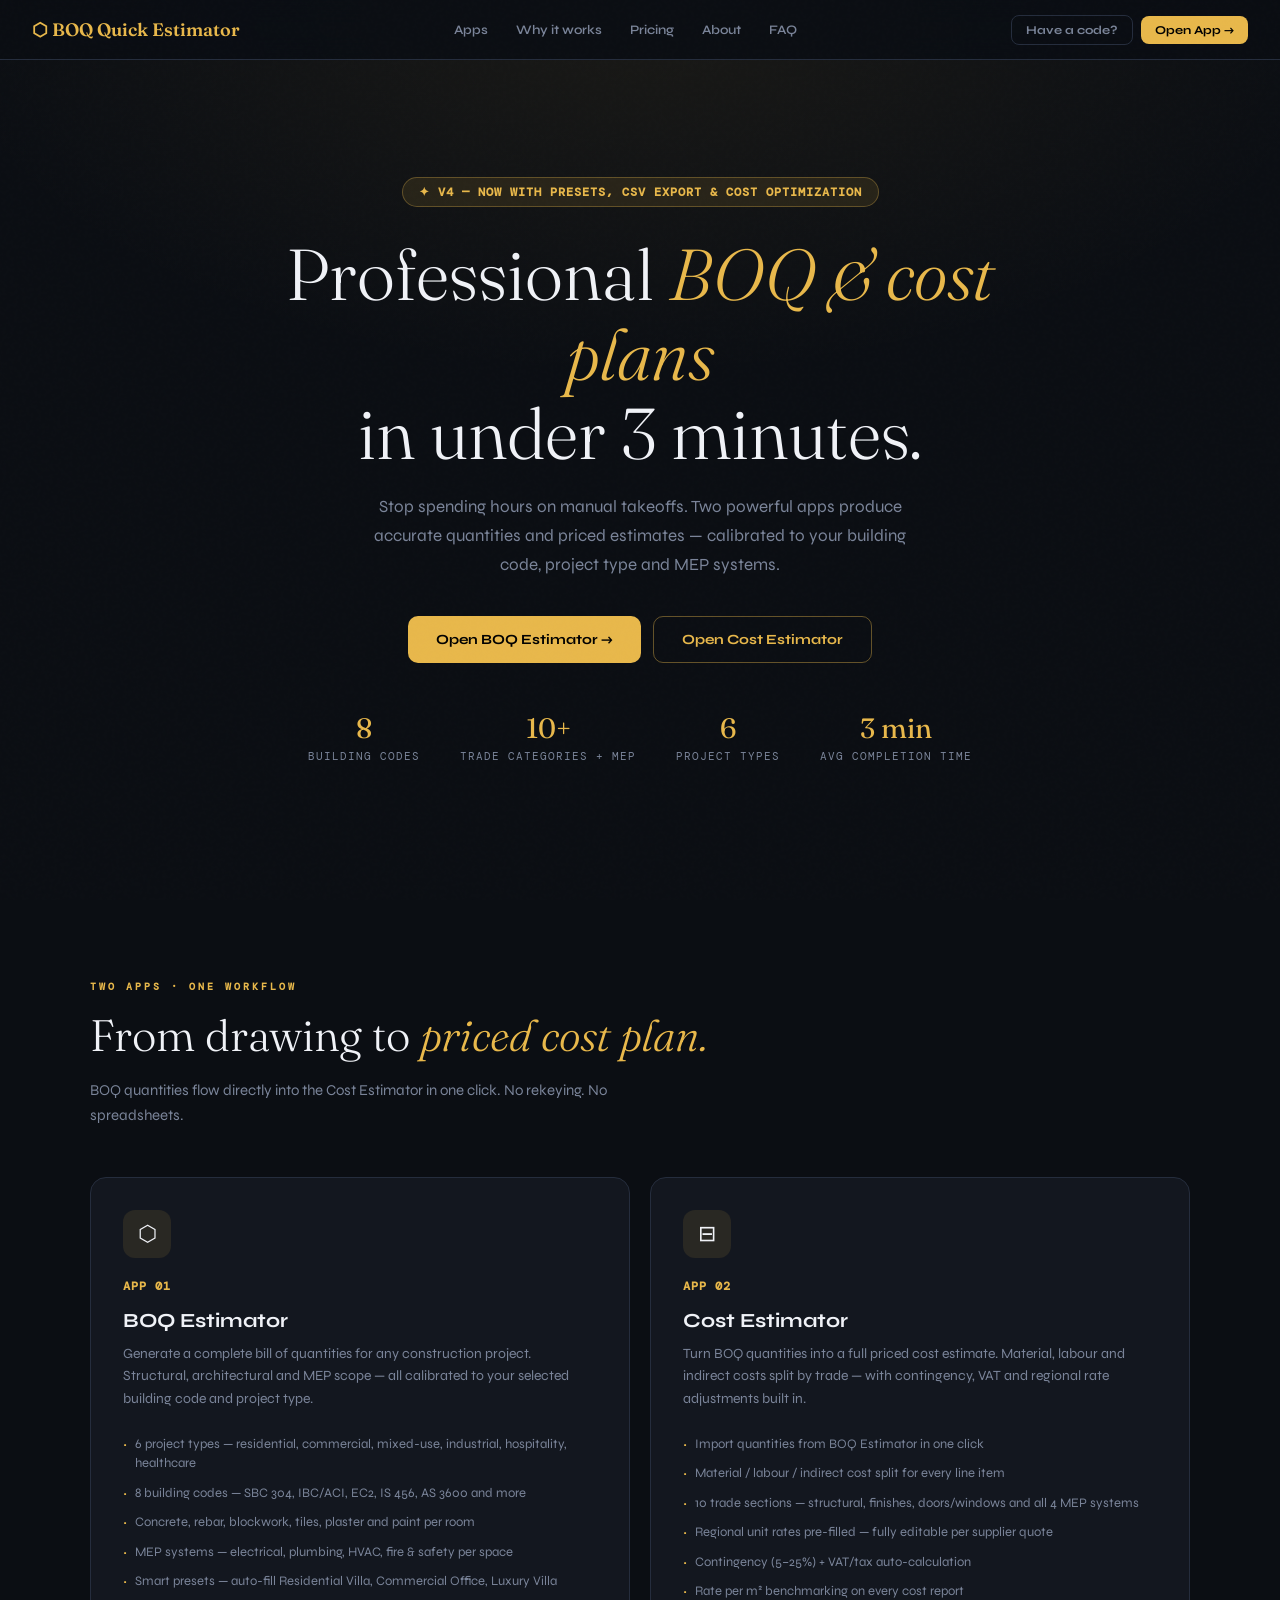
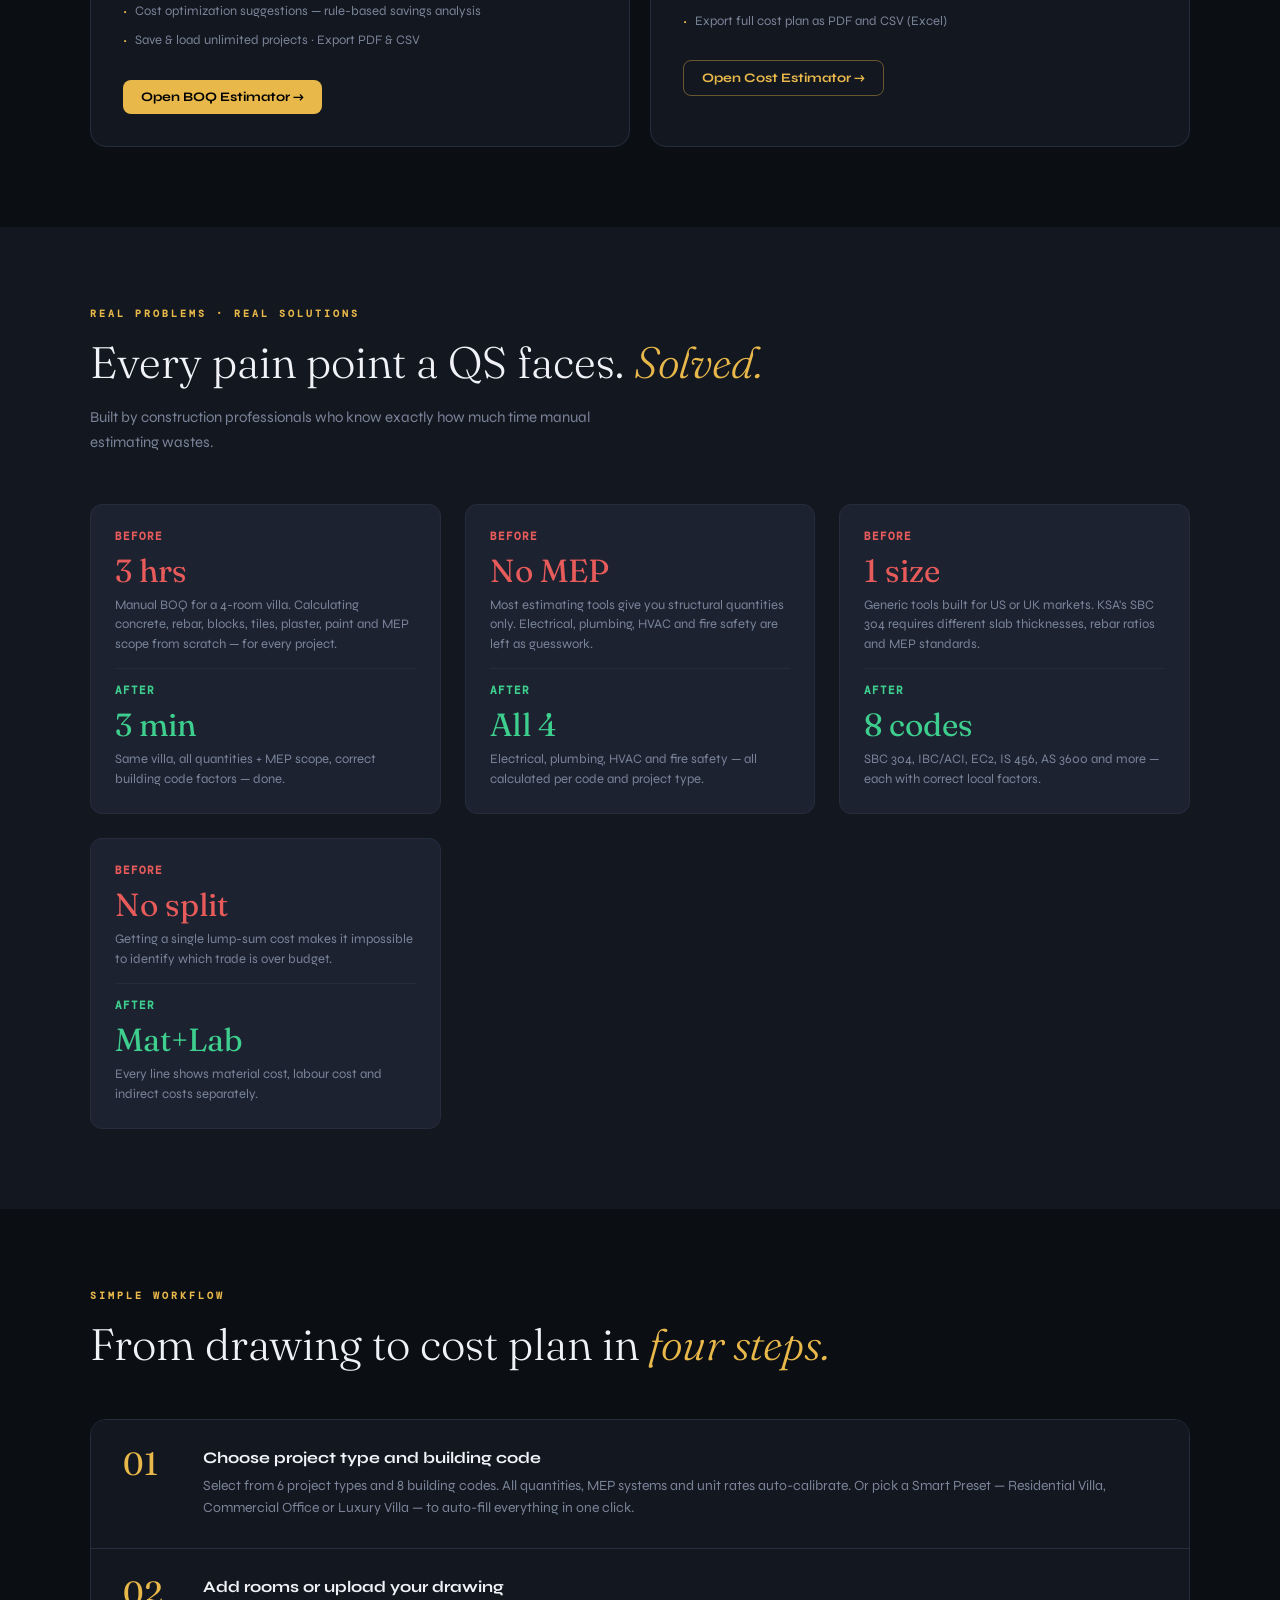
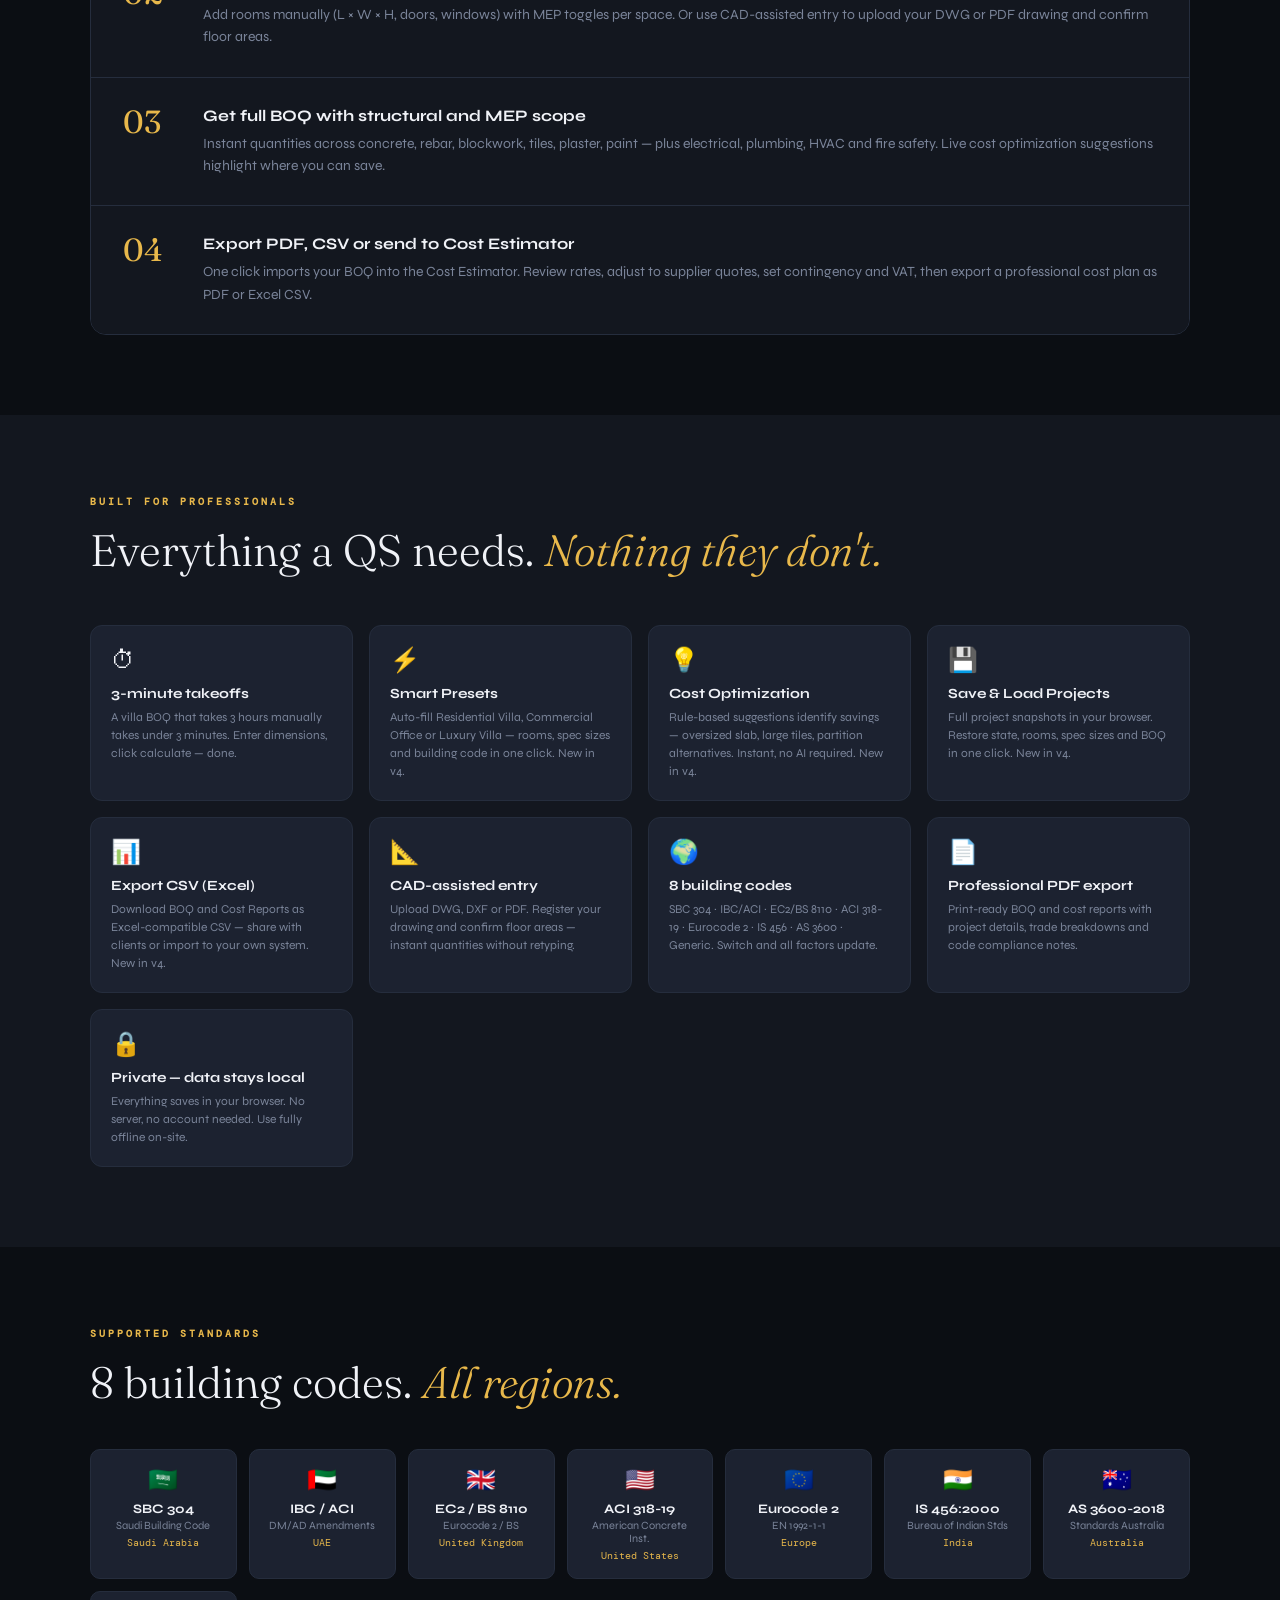
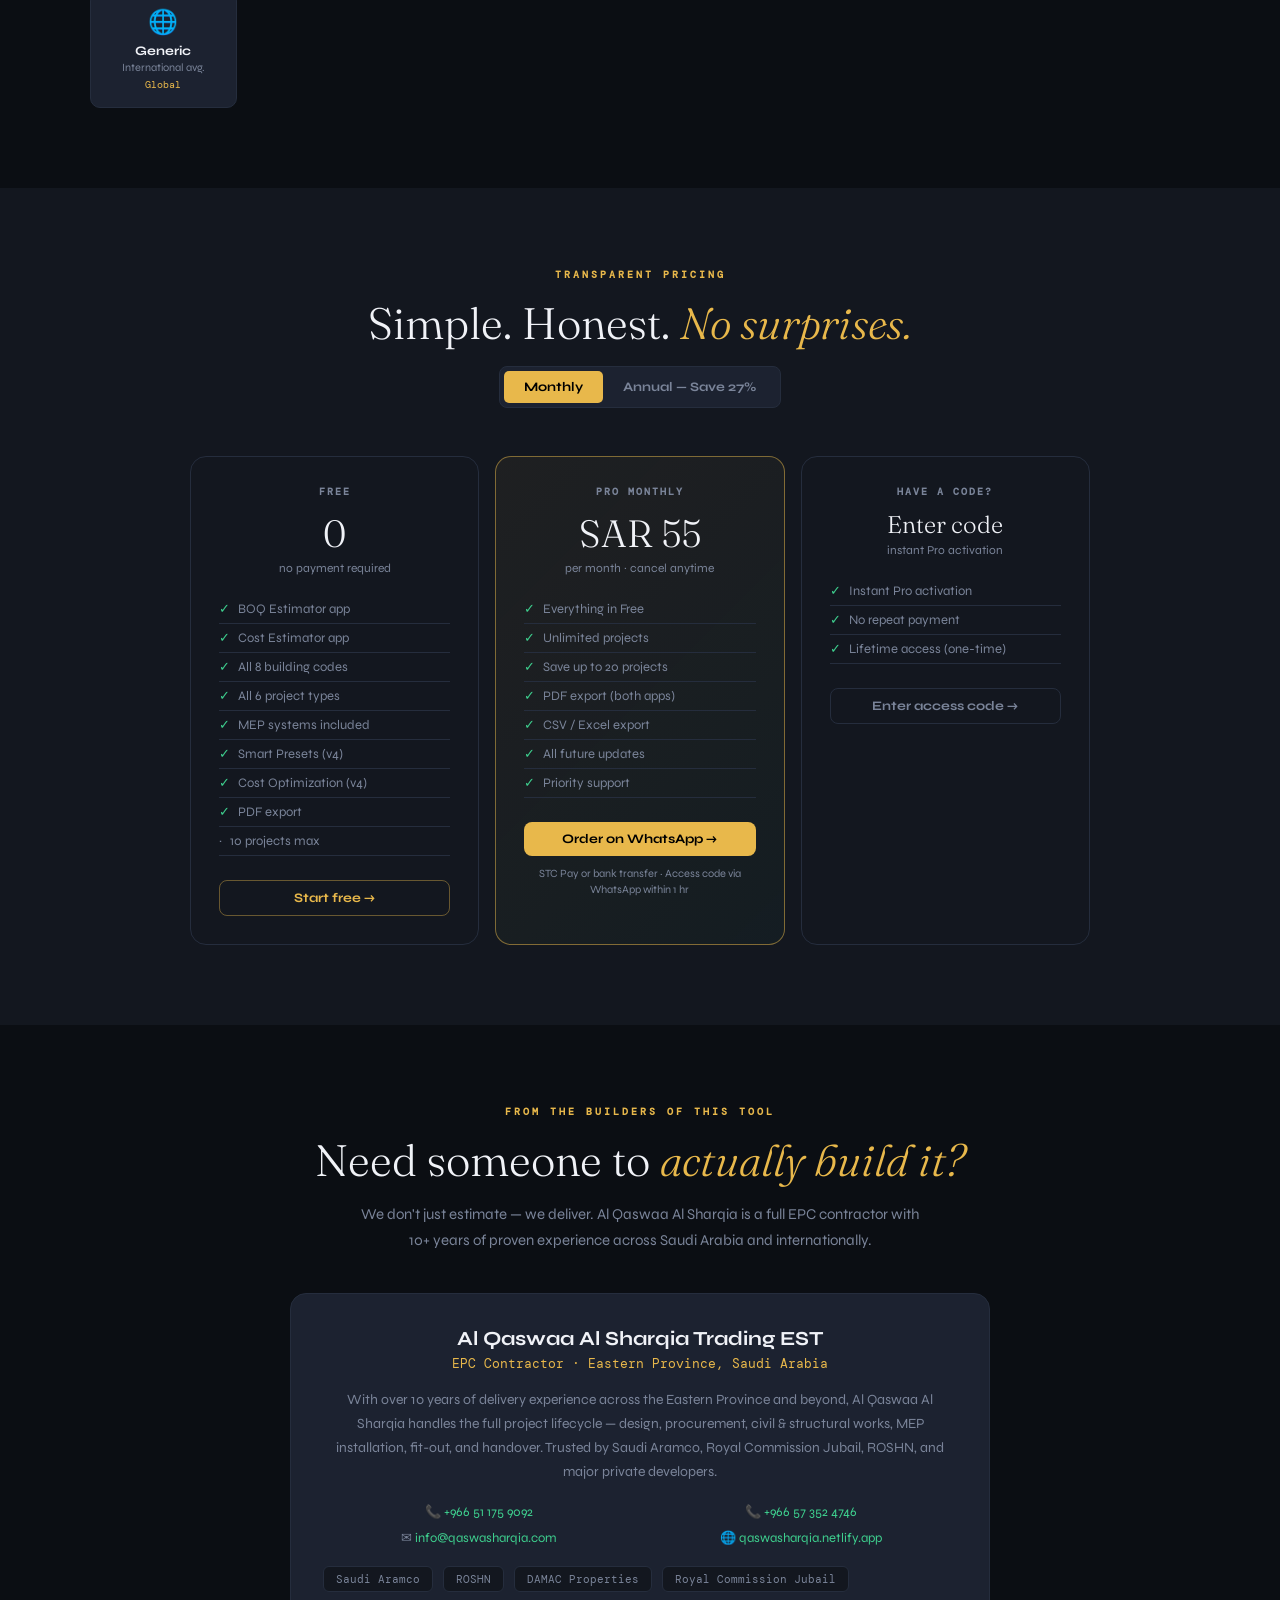
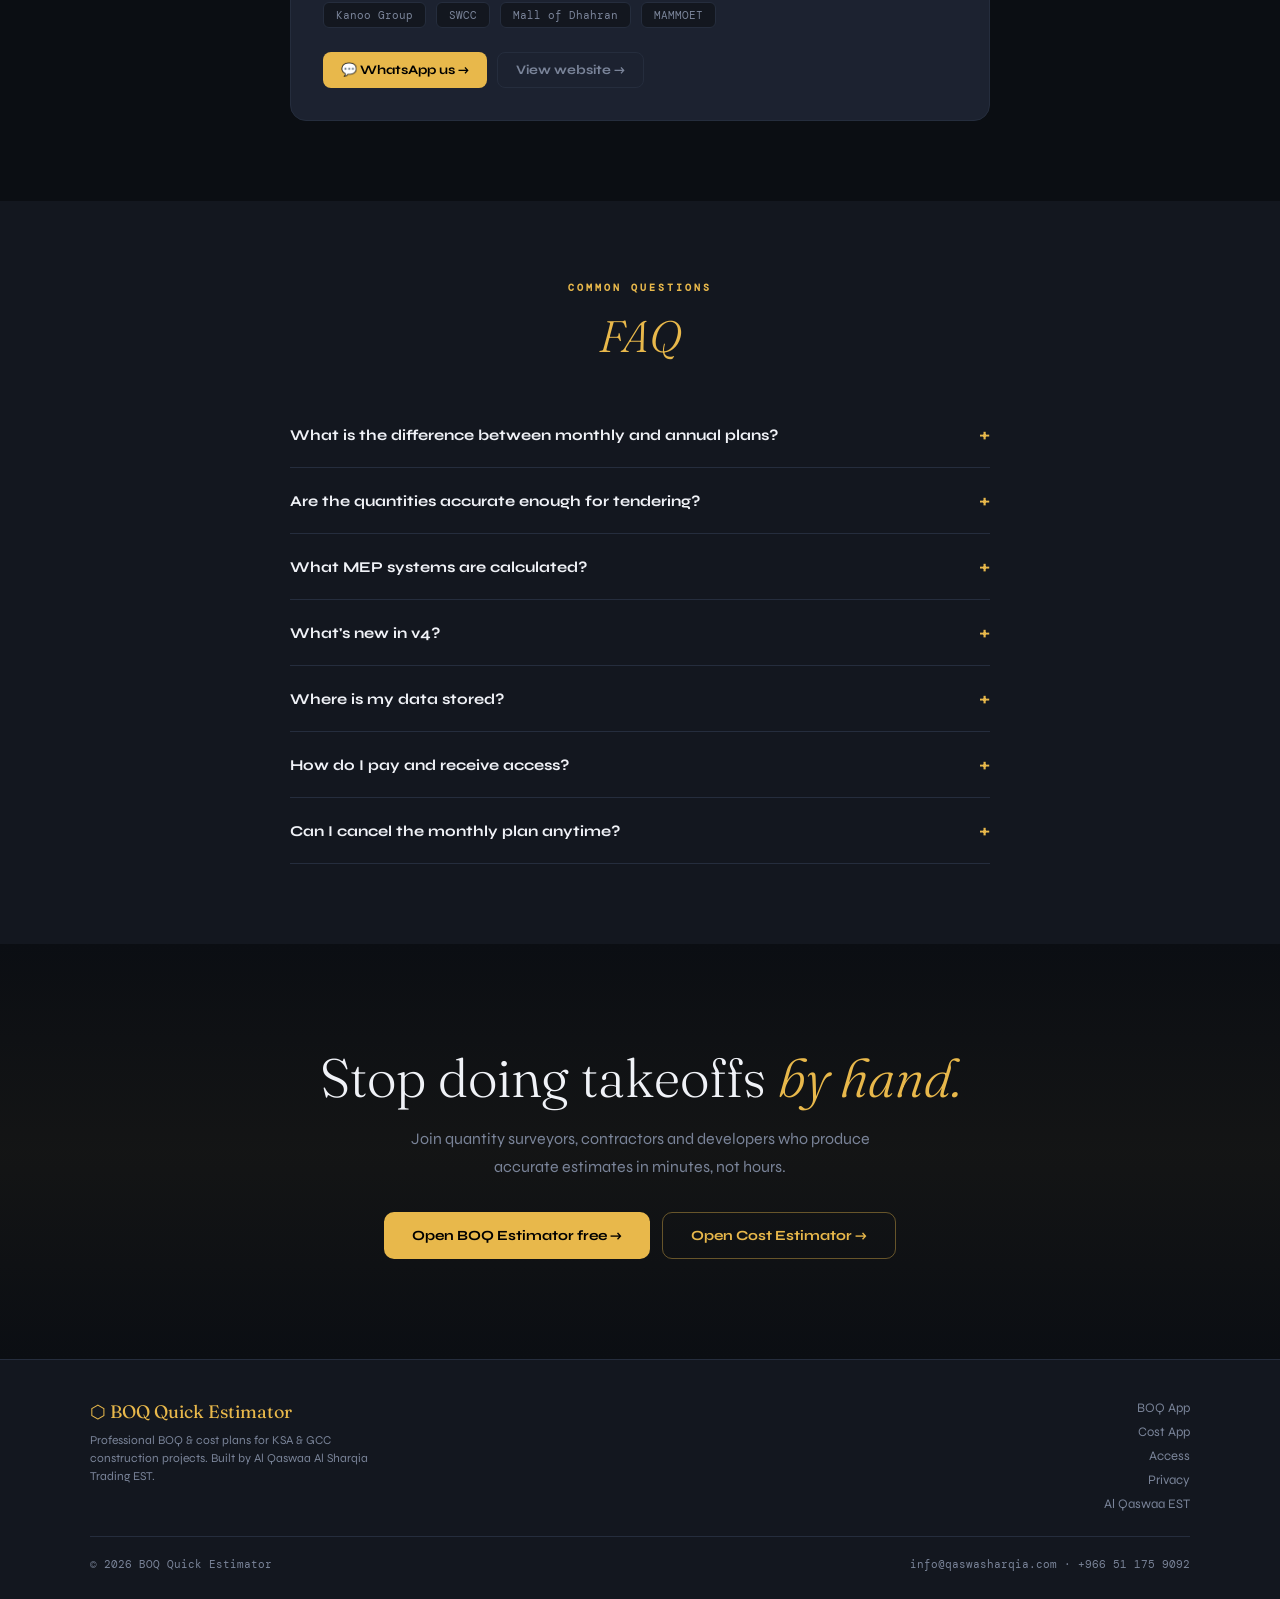
<file: index.html>
<!DOCTYPE html>
<html lang="en">
<head>
<meta charset="UTF-8"/>
<meta name="viewport" content="width=device-width, initial-scale=1.0"/>
<title>BOQ Quick Estimator — Professional BOQ & Cost Plans for KSA & GCC</title>
<meta name="description" content="Professional BOQ & cost plans in under 3 minutes. Calibrated to SBC 304, IBC, EC2 and 8 building codes. Free for up to 10 projects."/>
<link href="https://fonts.googleapis.com/css2?family=Syne:wght@400;600;700;800&family=DM+Mono:wght@300;400;500&family=Fraunces:opsz,wght@9..144,300;9..144,400;9..144,600&display=swap" rel="stylesheet"/>
<style>
:root{
  --bg:#0b0e13;--surface:#13171f;--surface2:#1c2230;--border:#252d3d;
  --accent:#e8b84b;--accent2:#3ecf8e;--accent3:#5b8dee;--red:#e85b5b;
  --text:#f0f2f7;--muted:#7a8499;
  --mono:'DM Mono',monospace;--sans:'Syne',sans-serif;--serif:'Fraunces',serif;
}
*{box-sizing:border-box;margin:0;padding:0}
html{scroll-behavior:smooth}
body{background:var(--bg);color:var(--text);font-family:var(--sans);overflow-x:hidden}
body::before{content:'';position:fixed;inset:0;background-image:url("data:image/svg+xml,%3Csvg viewBox='0 0 256 256' xmlns='http://www.w3.org/2000/svg'%3E%3Cfilter id='noise'%3E%3CfeTurbulence type='fractalNoise' baseFrequency='0.9' numOctaves='4' stitchTiles='stitch'/%3E%3C/filter%3E%3Crect width='100%25' height='100%25' filter='url(%23noise)' opacity='0.04'/%3E%3C/svg%3E");pointer-events:none;z-index:9999;opacity:.35}
a{color:inherit;text-decoration:none}

/* NAV */
nav{position:fixed;top:0;left:0;right:0;z-index:500;background:rgba(11,14,19,.9);backdrop-filter:blur(12px);border-bottom:1px solid var(--border);padding:0 32px;height:60px;display:flex;align-items:center;justify-content:space-between}
.nav-logo{font-family:var(--serif);font-size:18px;font-weight:600;color:var(--accent)}
.nav-links{display:flex;gap:28px;font-size:13px;font-weight:600;color:var(--muted)}
.nav-links a:hover{color:var(--text)}
.nav-cta{display:flex;gap:8px;align-items:center}
.btn{display:inline-flex;align-items:center;gap:6px;padding:9px 18px;border-radius:8px;font-size:13px;font-weight:700;cursor:pointer;border:none;font-family:var(--sans);transition:all .2s;text-decoration:none;white-space:nowrap}
.btn-primary{background:var(--accent);color:#000}.btn-primary:hover{opacity:.85}
.btn-ghost{background:transparent;color:var(--muted);border:1px solid var(--border)}.btn-ghost:hover{color:var(--text);border-color:var(--text)}
.btn-lg{padding:14px 28px;font-size:14px;border-radius:10px}
.btn-outline{background:transparent;color:var(--accent);border:1px solid rgba(232,184,75,.4)}.btn-outline:hover{background:rgba(232,184,75,.08)}

/* HERO */
.hero{min-height:100vh;display:flex;align-items:center;justify-content:center;padding:100px 32px 60px;text-align:center;position:relative;overflow:hidden}
.hero-bg{position:absolute;inset:0;background:radial-gradient(ellipse 80% 60% at 50% 0%,rgba(232,184,75,.07),transparent 70%)}
.hero-content{position:relative;z-index:1;max-width:760px}
.hero-badge{display:inline-flex;align-items:center;gap:8px;background:rgba(232,184,75,.1);border:1px solid rgba(232,184,75,.3);border-radius:20px;padding:6px 16px;font-size:12px;font-weight:700;color:var(--accent);font-family:var(--mono);letter-spacing:1px;text-transform:uppercase;margin-bottom:28px}
.hero h1{font-family:var(--serif);font-size:clamp(40px,7vw,72px);font-weight:300;line-height:1.1;color:var(--text);margin-bottom:20px}
.hero h1 em{color:var(--accent);font-style:italic}
.hero p{font-size:17px;color:var(--muted);line-height:1.7;max-width:560px;margin:0 auto 36px}
.hero-btns{display:flex;gap:12px;justify-content:center;flex-wrap:wrap;margin-bottom:48px}
.hero-stats{display:flex;gap:40px;justify-content:center;flex-wrap:wrap}
.hero-stat{text-align:center}
.hero-stat-val{font-size:28px;font-family:var(--serif);font-weight:400;color:var(--accent)}
.hero-stat-label{font-size:11px;color:var(--muted);font-family:var(--mono);text-transform:uppercase;letter-spacing:1px;margin-top:4px}

/* SECTION */
section{padding:80px 32px}
.section-label{font-size:10px;font-weight:700;color:var(--accent);font-family:var(--mono);letter-spacing:3px;text-transform:uppercase;margin-bottom:16px}
.section-title{font-family:var(--serif);font-size:clamp(28px,4vw,44px);font-weight:300;color:var(--text);line-height:1.2;margin-bottom:16px}
.section-title em{color:var(--accent);font-style:italic}
.section-sub{font-size:15px;color:var(--muted);line-height:1.7;max-width:560px}
.section-inner{max-width:1100px;margin:0 auto}

/* TWO APPS */
.apps-grid{display:grid;grid-template-columns:1fr 1fr;gap:20px;margin-top:48px}
.app-card{background:var(--surface);border:1px solid var(--border);border-radius:16px;padding:32px;transition:all .2s}
.app-card:hover{border-color:rgba(232,184,75,.3);transform:translateY(-3px);box-shadow:0 12px 40px rgba(0,0,0,.4)}
.app-icon{width:48px;height:48px;border-radius:12px;display:flex;align-items:center;justify-content:center;font-size:22px;margin-bottom:20px;background:rgba(232,184,75,.1)}
.app-title{font-size:20px;font-weight:700;color:var(--text);margin-bottom:10px}
.app-subtitle{font-size:12px;color:var(--accent);font-family:var(--mono);font-weight:700;text-transform:uppercase;letter-spacing:1px;margin-bottom:14px}
.app-desc{font-size:14px;color:var(--muted);line-height:1.6;margin-bottom:20px}
.app-features{list-style:none;margin-bottom:24px}
.app-features li{font-size:13px;color:var(--muted);padding:5px 0;display:flex;align-items:flex-start;gap:8px;line-height:1.5}
.app-features li::before{content:'·';color:var(--accent);flex-shrink:0;font-size:18px;line-height:1}

/* PAIN POINTS */
#pain{background:var(--surface)}
.pain-grid{display:grid;grid-template-columns:repeat(auto-fit,minmax(260px,1fr));gap:24px;margin-top:48px}
.pain-card{background:var(--surface2);border:1px solid var(--border);border-radius:12px;padding:24px}
.pain-before{font-size:11px;font-weight:700;color:var(--red);font-family:var(--mono);text-transform:uppercase;letter-spacing:1px;margin-bottom:8px}
.pain-after{font-size:11px;font-weight:700;color:var(--accent2);font-family:var(--mono);text-transform:uppercase;letter-spacing:1px;margin-bottom:8px}
.pain-val{font-size:32px;font-family:var(--serif);font-weight:400;margin-bottom:6px}
.pain-val.red{color:var(--red)}.pain-val.green{color:var(--accent2)}
.pain-desc{font-size:13px;color:var(--muted);line-height:1.5}
.pain-divider{border:none;border-top:1px solid var(--border);margin:14px 0}

/* STEPS */
.steps-list{margin-top:48px;display:grid;gap:0;border:1px solid var(--border);border-radius:16px;overflow:hidden}
.step-item{display:grid;grid-template-columns:60px 1fr;gap:20px;padding:28px 32px;border-bottom:1px solid var(--border);background:var(--surface)}
.step-item:last-child{border-bottom:none}
.step-num{font-size:32px;font-family:var(--serif);font-weight:400;color:var(--accent);line-height:1}
.step-title{font-size:16px;font-weight:700;color:var(--text);margin-bottom:8px}
.step-desc{font-size:14px;color:var(--muted);line-height:1.6}

/* FEATURES GRID */
.feat-grid{display:grid;grid-template-columns:repeat(auto-fit,minmax(240px,1fr));gap:16px;margin-top:48px}
.feat-card{background:var(--surface2);border:1px solid var(--border);border-radius:12px;padding:20px}
.feat-icon{font-size:24px;margin-bottom:10px}
.feat-title{font-size:14px;font-weight:700;color:var(--text);margin-bottom:6px}
.feat-desc{font-size:12px;color:var(--muted);line-height:1.5}

/* CODES */
.codes-grid{display:grid;grid-template-columns:repeat(auto-fit,minmax(140px,1fr));gap:12px;margin-top:40px}
.code-card{background:var(--surface2);border:1px solid var(--border);border-radius:10px;padding:16px;text-align:center}
.code-flag{font-size:24px;margin-bottom:6px}
.code-name{font-size:13px;font-weight:700;color:var(--text);margin-bottom:2px}
.code-sub{font-size:11px;color:var(--muted)}
.code-country{font-size:10px;color:var(--accent);font-family:var(--mono);margin-top:4px}

/* PRICING */
#pricing{background:var(--surface)}
.pricing-toggle{display:flex;gap:0;background:var(--surface2);border:1px solid var(--border);border-radius:8px;padding:4px;width:fit-content;margin:0 auto 48px}
.ptoggle{padding:8px 20px;border-radius:5px;font-size:13px;font-weight:700;cursor:pointer;transition:all .2s;border:none;background:none;font-family:var(--sans);color:var(--muted)}
.ptoggle.active{background:var(--accent);color:#000}
.plans-grid{display:grid;grid-template-columns:repeat(3,1fr);gap:16px;max-width:900px;margin:0 auto}
.plan-card{background:var(--surface);border:1px solid var(--border);border-radius:16px;padding:28px}
.plan-card.featured{border-color:rgba(232,184,75,.5);background:linear-gradient(135deg,rgba(232,184,75,.06),rgba(62,207,142,.03))}
.plan-label{font-size:10px;font-weight:700;color:var(--muted);font-family:var(--mono);letter-spacing:2px;text-transform:uppercase;margin-bottom:12px}
.plan-price{font-size:38px;font-family:var(--serif);font-weight:300;color:var(--text);margin-bottom:4px}
.plan-period{font-size:12px;color:var(--muted);margin-bottom:20px}
.plan-features{list-style:none;margin-bottom:24px}
.plan-features li{font-size:13px;color:var(--muted);padding:6px 0;border-bottom:1px solid var(--border);display:flex;gap:8px;align-items:flex-start}
.plan-features li span.chk{color:var(--accent2);flex-shrink:0}
.plan-note{font-size:11px;color:var(--muted);margin-top:10px;line-height:1.5}

/* COMPANY */
.company-card{background:var(--surface2);border:1px solid var(--border);border-radius:16px;padding:32px;max-width:700px;margin:40px auto 0}
.company-name{font-size:20px;font-weight:700;color:var(--text);margin-bottom:4px}
.company-role{font-size:13px;color:var(--accent);font-family:var(--mono);margin-bottom:16px}
.company-desc{font-size:14px;color:var(--muted);line-height:1.7;margin-bottom:20px}
.company-contacts{display:grid;grid-template-columns:1fr 1fr;gap:10px}
.contact-item{font-size:13px;color:var(--muted)}
.contact-item a{color:var(--accent2)}
.trusted{display:flex;gap:10px;flex-wrap:wrap;margin-top:20px}
.trusted-tag{background:var(--surface);border:1px solid var(--border);border-radius:6px;padding:5px 12px;font-size:11px;color:var(--muted);font-family:var(--mono)}

/* FAQ */
.faq-list{max-width:700px;margin:40px auto 0}
.faq-item{border-bottom:1px solid var(--border);padding:20px 0}
.faq-q{font-size:15px;font-weight:700;color:var(--text);cursor:pointer;display:flex;justify-content:space-between;align-items:center;gap:16px}
.faq-q::after{content:'+';font-size:20px;color:var(--accent);flex-shrink:0;transition:.2s}
.faq-item.open .faq-q::after{content:'−'}
.faq-a{font-size:14px;color:var(--muted);line-height:1.7;max-height:0;overflow:hidden;transition:max-height .3s ease,padding .3s}
.faq-item.open .faq-a{max-height:300px;padding-top:12px}

/* CTA FINAL */
.cta-final{text-align:center;padding:100px 32px;background:linear-gradient(180deg,var(--bg) 0%,rgba(232,184,75,.04) 50%,var(--bg) 100%)}
.cta-final h2{font-family:var(--serif);font-size:clamp(32px,5vw,54px);font-weight:300;color:var(--text);margin-bottom:14px}
.cta-final h2 em{color:var(--accent);font-style:italic}
.cta-final p{font-size:16px;color:var(--muted);max-width:500px;margin:0 auto 32px;line-height:1.7}

/* FOOTER */
footer{background:var(--surface);border-top:1px solid var(--border);padding:40px 32px 28px}
.footer-inner{max-width:1100px;margin:0 auto;display:grid;grid-template-columns:1fr auto;gap:32px;align-items:start}
.footer-brand{font-family:var(--serif);font-size:18px;color:var(--accent);margin-bottom:8px}
.footer-desc{font-size:12px;color:var(--muted);line-height:1.5;max-width:300px}
.footer-links{display:flex;flex-direction:column;gap:8px;text-align:right}
.footer-links a{font-size:13px;color:var(--muted)}.footer-links a:hover{color:var(--accent)}
.footer-bottom{max-width:1100px;margin:24px auto 0;padding-top:20px;border-top:1px solid var(--border);display:flex;justify-content:space-between;font-size:11px;color:var(--muted);font-family:var(--mono)}

/* RESPONSIVE */
@media(max-width:768px){
  nav{padding:0 16px}.nav-links{display:none}
  .hero{padding:90px 20px 50px}.hero-stats{gap:24px}
  section{padding:60px 20px}
  .apps-grid{grid-template-columns:1fr}
  .plans-grid{grid-template-columns:1fr}
  .company-contacts{grid-template-columns:1fr}
  .footer-inner{grid-template-columns:1fr}.footer-links{text-align:left}
  .footer-bottom{flex-direction:column;gap:8px}
}
@media(max-width:480px){
  .hero-btns{flex-direction:column;align-items:center}
  .hero-stats{flex-direction:column;align-items:center;gap:16px}
}
</style>
</head>
<body>

<!-- NAV -->
<nav>
  <div class="nav-logo">⬡ BOQ Quick Estimator</div>
  <div class="nav-links">
    <a href="#apps">Apps</a>
    <a href="#pain">Why it works</a>
    <a href="#pricing">Pricing</a>
    <a href="#company">About</a>
    <a href="#faq">FAQ</a>
  </div>
  <div class="nav-cta">
    <a href="access.html" class="btn btn-ghost" style="font-size:12px;padding:7px 14px">Have a code?</a>
    <a href="boq-estimator-v4.html" class="btn btn-primary" style="font-size:12px;padding:7px 14px">Open App →</a>
  </div>
</nav>

<!-- HERO -->
<section class="hero">
  <div class="hero-bg"></div>
  <div class="hero-content">
    <div class="hero-badge">✦ v4 — Now with Presets, CSV Export & Cost Optimization</div>
    <h1>Professional <em>BOQ & cost plans</em><br/>in under 3 minutes.</h1>
    <p>Stop spending hours on manual takeoffs. Two powerful apps produce accurate quantities and priced estimates — calibrated to your building code, project type and MEP systems.</p>
    <div class="hero-btns">
      <a href="boq-estimator-v4.html" class="btn btn-primary btn-lg">Open BOQ Estimator →</a>
      <a href="boq-estimator-v4.html" class="btn btn-outline btn-lg">Open Cost Estimator</a>
    </div>
    <div class="hero-stats">
      <div class="hero-stat"><div class="hero-stat-val">8</div><div class="hero-stat-label">Building codes</div></div>
      <div class="hero-stat"><div class="hero-stat-val">10+</div><div class="hero-stat-label">Trade categories + MEP</div></div>
      <div class="hero-stat"><div class="hero-stat-val">6</div><div class="hero-stat-label">Project types</div></div>
      <div class="hero-stat"><div class="hero-stat-val">3 min</div><div class="hero-stat-label">Avg completion time</div></div>
    </div>
  </div>
</section>

<!-- APPS -->
<section id="apps">
  <div class="section-inner">
    <div class="section-label">Two apps · One workflow</div>
    <div class="section-title">From drawing to <em>priced cost plan.</em></div>
    <p class="section-sub">BOQ quantities flow directly into the Cost Estimator in one click. No rekeying. No spreadsheets.</p>

    <div class="apps-grid">
      <div class="app-card">
        <div class="app-icon">⬡</div>
        <div class="app-subtitle">App 01</div>
        <div class="app-title">BOQ Estimator</div>
        <div class="app-desc">Generate a complete bill of quantities for any construction project. Structural, architectural and MEP scope — all calibrated to your selected building code and project type.</div>
        <ul class="app-features">
          <li>6 project types — residential, commercial, mixed-use, industrial, hospitality, healthcare</li>
          <li>8 building codes — SBC 304, IBC/ACI, EC2, IS 456, AS 3600 and more</li>
          <li>Concrete, rebar, blockwork, tiles, plaster and paint per room</li>
          <li>MEP systems — electrical, plumbing, HVAC, fire & safety per space</li>
          <li>Smart presets — auto-fill Residential Villa, Commercial Office, Luxury Villa</li>
          <li>Cost optimization suggestions — rule-based savings analysis</li>
          <li>Save & load unlimited projects · Export PDF & CSV</li>
        </ul>
        <a href="boq-estimator-v4.html" class="btn btn-primary">Open BOQ Estimator →</a>
      </div>
      <div class="app-card">
        <div class="app-icon">⊟</div>
        <div class="app-subtitle">App 02</div>
        <div class="app-title">Cost Estimator</div>
        <div class="app-desc">Turn BOQ quantities into a full priced cost estimate. Material, labour and indirect costs split by trade — with contingency, VAT and regional rate adjustments built in.</div>
        <ul class="app-features">
          <li>Import quantities from BOQ Estimator in one click</li>
          <li>Material / labour / indirect cost split for every line item</li>
          <li>10 trade sections — structural, finishes, doors/windows and all 4 MEP systems</li>
          <li>Regional unit rates pre-filled — fully editable per supplier quote</li>
          <li>Contingency (5–25%) + VAT/tax auto-calculation</li>
          <li>Rate per m² benchmarking on every cost report</li>
          <li>Export full cost plan as PDF and CSV (Excel)</li>
        </ul>
        <a href="boq-estimator-v4.html" class="btn btn-outline" onclick="sessionStorage.setItem('openApp','cost')">Open Cost Estimator →</a>
      </div>
    </div>
  </div>
</section>

<!-- PAIN POINTS -->
<section id="pain">
  <div class="section-inner">
    <div class="section-label">Real problems · Real solutions</div>
    <div class="section-title">Every pain point a QS faces. <em>Solved.</em></div>
    <p class="section-sub">Built by construction professionals who know exactly how much time manual estimating wastes.</p>

    <div class="pain-grid">
      <div class="pain-card">
        <div class="pain-before">Before</div>
        <div class="pain-val red">3 hrs</div>
        <div class="pain-desc">Manual BOQ for a 4-room villa. Calculating concrete, rebar, blocks, tiles, plaster, paint and MEP scope from scratch — for every project.</div>
        <hr class="pain-divider"/>
        <div class="pain-after">After</div>
        <div class="pain-val green">3 min</div>
        <div class="pain-desc">Same villa, all quantities + MEP scope, correct building code factors — done.</div>
      </div>
      <div class="pain-card">
        <div class="pain-before">Before</div>
        <div class="pain-val red">No MEP</div>
        <div class="pain-desc">Most estimating tools give you structural quantities only. Electrical, plumbing, HVAC and fire safety are left as guesswork.</div>
        <hr class="pain-divider"/>
        <div class="pain-after">After</div>
        <div class="pain-val green">All 4</div>
        <div class="pain-desc">Electrical, plumbing, HVAC and fire safety — all calculated per code and project type.</div>
      </div>
      <div class="pain-card">
        <div class="pain-before">Before</div>
        <div class="pain-val red">1 size</div>
        <div class="pain-desc">Generic tools built for US or UK markets. KSA's SBC 304 requires different slab thicknesses, rebar ratios and MEP standards.</div>
        <hr class="pain-divider"/>
        <div class="pain-after">After</div>
        <div class="pain-val green">8 codes</div>
        <div class="pain-desc">SBC 304, IBC/ACI, EC2, IS 456, AS 3600 and more — each with correct local factors.</div>
      </div>
      <div class="pain-card">
        <div class="pain-before">Before</div>
        <div class="pain-val red">No split</div>
        <div class="pain-desc">Getting a single lump-sum cost makes it impossible to identify which trade is over budget.</div>
        <hr class="pain-divider"/>
        <div class="pain-after">After</div>
        <div class="pain-val green">Mat+Lab</div>
        <div class="pain-desc">Every line shows material cost, labour cost and indirect costs separately.</div>
      </div>
    </div>
  </div>
</section>

<!-- STEPS -->
<section id="workflow">
  <div class="section-inner">
    <div class="section-label">Simple workflow</div>
    <div class="section-title">From drawing to cost plan in <em>four steps.</em></div>

    <div class="steps-list">
      <div class="step-item">
        <div class="step-num">01</div>
        <div>
          <div class="step-title">Choose project type and building code</div>
          <div class="step-desc">Select from 6 project types and 8 building codes. All quantities, MEP systems and unit rates auto-calibrate. Or pick a Smart Preset — Residential Villa, Commercial Office or Luxury Villa — to auto-fill everything in one click.</div>
        </div>
      </div>
      <div class="step-item">
        <div class="step-num">02</div>
        <div>
          <div class="step-title">Add rooms or upload your drawing</div>
          <div class="step-desc">Add rooms manually (L × W × H, doors, windows) with MEP toggles per space. Or use CAD-assisted entry to upload your DWG or PDF drawing and confirm floor areas.</div>
        </div>
      </div>
      <div class="step-item">
        <div class="step-num">03</div>
        <div>
          <div class="step-title">Get full BOQ with structural and MEP scope</div>
          <div class="step-desc">Instant quantities across concrete, rebar, blockwork, tiles, plaster, paint — plus electrical, plumbing, HVAC and fire safety. Live cost optimization suggestions highlight where you can save.</div>
        </div>
      </div>
      <div class="step-item">
        <div class="step-num">04</div>
        <div>
          <div class="step-title">Export PDF, CSV or send to Cost Estimator</div>
          <div class="step-desc">One click imports your BOQ into the Cost Estimator. Review rates, adjust to supplier quotes, set contingency and VAT, then export a professional cost plan as PDF or Excel CSV.</div>
        </div>
      </div>
    </div>
  </div>
</section>

<!-- FEATURES -->
<section id="features" style="background:var(--surface)">
  <div class="section-inner">
    <div class="section-label">Built for professionals</div>
    <div class="section-title">Everything a QS needs. <em>Nothing they don't.</em></div>

    <div class="feat-grid">
      <div class="feat-card"><div class="feat-icon">⏱</div><div class="feat-title">3-minute takeoffs</div><div class="feat-desc">A villa BOQ that takes 3 hours manually takes under 3 minutes. Enter dimensions, click calculate — done.</div></div>
      <div class="feat-card"><div class="feat-icon">⚡</div><div class="feat-title">Smart Presets</div><div class="feat-desc">Auto-fill Residential Villa, Commercial Office or Luxury Villa — rooms, spec sizes and building code in one click. New in v4.</div></div>
      <div class="feat-card"><div class="feat-icon">💡</div><div class="feat-title">Cost Optimization</div><div class="feat-desc">Rule-based suggestions identify savings — oversized slab, large tiles, partition alternatives. Instant, no AI required. New in v4.</div></div>
      <div class="feat-card"><div class="feat-icon">💾</div><div class="feat-title">Save & Load Projects</div><div class="feat-desc">Full project snapshots in your browser. Restore state, rooms, spec sizes and BOQ in one click. New in v4.</div></div>
      <div class="feat-card"><div class="feat-icon">📊</div><div class="feat-title">Export CSV (Excel)</div><div class="feat-desc">Download BOQ and Cost Reports as Excel-compatible CSV — share with clients or import to your own system. New in v4.</div></div>
      <div class="feat-card"><div class="feat-icon">📐</div><div class="feat-title">CAD-assisted entry</div><div class="feat-desc">Upload DWG, DXF or PDF. Register your drawing and confirm floor areas — instant quantities without retyping.</div></div>
      <div class="feat-card"><div class="feat-icon">🌍</div><div class="feat-title">8 building codes</div><div class="feat-desc">SBC 304 · IBC/ACI · EC2/BS 8110 · ACI 318-19 · Eurocode 2 · IS 456 · AS 3600 · Generic. Switch and all factors update.</div></div>
      <div class="feat-card"><div class="feat-icon">📄</div><div class="feat-title">Professional PDF export</div><div class="feat-desc">Print-ready BOQ and cost reports with project details, trade breakdowns and code compliance notes.</div></div>
      <div class="feat-card"><div class="feat-icon">🔒</div><div class="feat-title">Private — data stays local</div><div class="feat-desc">Everything saves in your browser. No server, no account needed. Use fully offline on-site.</div></div>
    </div>
  </div>
</section>

<!-- CODES -->
<section id="codes">
  <div class="section-inner">
    <div class="section-label">Supported standards</div>
    <div class="section-title">8 building codes. <em>All regions.</em></div>

    <div class="codes-grid">
      <div class="code-card"><div class="code-flag">🇸🇦</div><div class="code-name">SBC 304</div><div class="code-sub">Saudi Building Code</div><div class="code-country">Saudi Arabia</div></div>
      <div class="code-card"><div class="code-flag">🇦🇪</div><div class="code-name">IBC / ACI</div><div class="code-sub">DM/AD Amendments</div><div class="code-country">UAE</div></div>
      <div class="code-card"><div class="code-flag">🇬🇧</div><div class="code-name">EC2 / BS 8110</div><div class="code-sub">Eurocode 2 / BS</div><div class="code-country">United Kingdom</div></div>
      <div class="code-card"><div class="code-flag">🇺🇸</div><div class="code-name">ACI 318-19</div><div class="code-sub">American Concrete Inst.</div><div class="code-country">United States</div></div>
      <div class="code-card"><div class="code-flag">🇪🇺</div><div class="code-name">Eurocode 2</div><div class="code-sub">EN 1992-1-1</div><div class="code-country">Europe</div></div>
      <div class="code-card"><div class="code-flag">🇮🇳</div><div class="code-name">IS 456:2000</div><div class="code-sub">Bureau of Indian Stds</div><div class="code-country">India</div></div>
      <div class="code-card"><div class="code-flag">🇦🇺</div><div class="code-name">AS 3600-2018</div><div class="code-sub">Standards Australia</div><div class="code-country">Australia</div></div>
      <div class="code-card"><div class="code-flag">🌐</div><div class="code-name">Generic</div><div class="code-sub">International avg.</div><div class="code-country">Global</div></div>
    </div>
  </div>
</section>

<!-- PRICING -->
<section id="pricing">
  <div class="section-inner" style="text-align:center">
    <div class="section-label">Transparent pricing</div>
    <div class="section-title">Simple. Honest. <em>No surprises.</em></div>

    <div class="pricing-toggle">
      <button class="ptoggle active" onclick="setbilling('monthly',this)">Monthly</button>
      <button class="ptoggle" onclick="setbilling('annual',this)">Annual — Save 27%</button>
    </div>

    <div class="plans-grid">
      <div class="plan-card">
        <div class="plan-label">Free</div>
        <div class="plan-price">0</div>
        <div class="plan-period">no payment required</div>
        <ul class="plan-features">
          <li><span class="chk">✓</span>BOQ Estimator app</li>
          <li><span class="chk">✓</span>Cost Estimator app</li>
          <li><span class="chk">✓</span>All 8 building codes</li>
          <li><span class="chk">✓</span>All 6 project types</li>
          <li><span class="chk">✓</span>MEP systems included</li>
          <li><span class="chk">✓</span>Smart Presets (v4)</li>
          <li><span class="chk">✓</span>Cost Optimization (v4)</li>
          <li><span class="chk">✓</span>PDF export</li>
          <li><span class="chk" style="color:var(--muted)">·</span>10 projects max</li>
        </ul>
        <a href="boq-estimator-v4.html" class="btn btn-outline" style="width:100%;justify-content:center">Start free →</a>
      </div>

      <div class="plan-card featured">
        <div class="plan-label">Pro Monthly</div>
        <div class="plan-price" id="price-display">SAR 55</div>
        <div class="plan-period" id="period-display">per month · cancel anytime</div>
        <ul class="plan-features">
          <li><span class="chk">✓</span>Everything in Free</li>
          <li><span class="chk">✓</span>Unlimited projects</li>
          <li><span class="chk">✓</span>Save up to 20 projects</li>
          <li><span class="chk">✓</span>PDF export (both apps)</li>
          <li><span class="chk">✓</span>CSV / Excel export</li>
          <li><span class="chk">✓</span>All future updates</li>
          <li><span class="chk">✓</span>Priority support</li>
        </ul>
        <a href="https://wa.me/966511759092?text=Hi%2C+I%27d+like+to+order+BOQ+Estimator+Pro" target="_blank" class="btn btn-primary" style="width:100%;justify-content:center">Order on WhatsApp →</a>
        <div class="plan-note">STC Pay or bank transfer · Access code via WhatsApp within 1 hr</div>
      </div>

      <div class="plan-card">
        <div class="plan-label">Have a code?</div>
        <div class="plan-price" style="font-size:24px">Enter code</div>
        <div class="plan-period">instant Pro activation</div>
        <ul class="plan-features">
          <li><span class="chk">✓</span>Instant Pro activation</li>
          <li><span class="chk">✓</span>No repeat payment</li>
          <li><span class="chk">✓</span>Lifetime access (one-time)</li>
        </ul>
        <a href="access.html" class="btn btn-ghost" style="width:100%;justify-content:center">Enter access code →</a>
      </div>
    </div>
  </div>
</section>

<!-- COMPANY -->
<section id="company">
  <div class="section-inner" style="text-align:center">
    <div class="section-label">From the builders of this tool</div>
    <div class="section-title">Need someone to <em>actually build it?</em></div>
    <p class="section-sub" style="margin:0 auto">We don't just estimate — we deliver. Al Qaswaa Al Sharqia is a full EPC contractor with 10+ years of proven experience across Saudi Arabia and internationally.</p>

    <div class="company-card">
      <div class="company-name">Al Qaswaa Al Sharqia Trading EST</div>
      <div class="company-role">EPC Contractor · Eastern Province, Saudi Arabia</div>
      <div class="company-desc">With over 10 years of delivery experience across the Eastern Province and beyond, Al Qaswaa Al Sharqia handles the full project lifecycle — design, procurement, civil & structural works, MEP installation, fit-out, and handover. Trusted by Saudi Aramco, Royal Commission Jubail, ROSHN, and major private developers.</div>
      <div class="company-contacts">
        <div class="contact-item">📞 <a href="tel:+966511759092">+966 51 175 9092</a></div>
        <div class="contact-item">📞 <a href="tel:+966573524746">+966 57 352 4746</a></div>
        <div class="contact-item">✉ <a href="mailto:info@qaswasharqia.com">info@qaswasharqia.com</a></div>
        <div class="contact-item">🌐 <a href="https://qaswasharqia.netlify.app" target="_blank">qaswasharqia.netlify.app</a></div>
      </div>
      <div class="trusted">
        <span class="trusted-tag">Saudi Aramco</span><span class="trusted-tag">ROSHN</span><span class="trusted-tag">DAMAC Properties</span>
        <span class="trusted-tag">Royal Commission Jubail</span><span class="trusted-tag">Kanoo Group</span><span class="trusted-tag">SWCC</span>
        <span class="trusted-tag">Mall of Dhahran</span><span class="trusted-tag">MAMMOET</span>
      </div>
      <div style="display:flex;gap:10px;margin-top:24px;flex-wrap:wrap">
        <a href="https://wa.me/966511759092?text=Hi%2C+I+found+you+through+BOQ+Estimator+and+have+a+project+to+discuss" target="_blank" class="btn btn-primary">💬 WhatsApp us →</a>
        <a href="https://qaswasharqia.netlify.app" target="_blank" class="btn btn-ghost">View website →</a>
      </div>
    </div>
  </div>
</section>

<!-- FAQ -->
<section id="faq" style="background:var(--surface)">
  <div class="section-inner">
    <div class="section-label" style="text-align:center">Common questions</div>
    <div class="section-title" style="text-align:center"><em>FAQ</em></div>

    <div class="faq-list">
      <div class="faq-item">
        <div class="faq-q" onclick="toggleFAQ(this)">What is the difference between monthly and annual plans?</div>
        <div class="faq-a">The monthly plan is SAR 55/month (cancel anytime). The annual plan is SAR 480/year — equivalent to SAR 40/month, saving you SAR 180 (27%) compared to monthly billing. Annual subscribers also get early access to new tools and feature updates.</div>
      </div>
      <div class="faq-item">
        <div class="faq-q" onclick="toggleFAQ(this)">Are the quantities accurate enough for tendering?</div>
        <div class="faq-a">BOQ Quick Estimator produces preliminary budget quantities suitable for early-stage costing, client budgeting and feasibility. All quantities should be verified by a licensed structural engineer or quantity surveyor before final tender. The app clearly states this on every export.</div>
      </div>
      <div class="faq-item">
        <div class="faq-q" onclick="toggleFAQ(this)">What MEP systems are calculated?</div>
        <div class="faq-a">Four MEP systems are included: (1) Electrical installation — wiring, distribution boards, sockets, lighting and ELV; (2) Plumbing & drainage — supply pipes, sanitary fittings, hot/cold water; (3) HVAC / air conditioning — split or central plant, ductwork, controls; (4) Fire & safety — sprinklers, detectors, alarms, hose reels and signage. All are calculated per your selected building code and project type.</div>
      </div>
      <div class="faq-item">
        <div class="faq-q" onclick="toggleFAQ(this)">What's new in v4?</div>
        <div class="faq-a">v4 adds: Smart Presets (auto-fill Residential Villa, Commercial Office, Luxury Villa in one click), Live Cost Optimization Suggestions (rule-based savings analysis), Save & Load Projects (full state snapshots in localStorage), Export to CSV/Excel, a sticky Live Summary panel, input debouncing for performance, and SaaS-ready hooks for future upgrades.</div>
      </div>
      <div class="faq-item">
        <div class="faq-q" onclick="toggleFAQ(this)">Where is my data stored?</div>
        <div class="faq-a">Everything stays on your device. Projects save in your browser's local storage — nothing is sent to any server. Your client data is completely private and the app works offline after the first load.</div>
      </div>
      <div class="faq-item">
        <div class="faq-q" onclick="toggleFAQ(this)">How do I pay and receive access?</div>
        <div class="faq-a">Payment is accepted via STC Pay or bank transfer (IBAN). After confirming your payment, we send you a unique access code on WhatsApp within 1 hour. Enter the code at the access page to unlock the full Pro app.</div>
      </div>
      <div class="faq-item">
        <div class="faq-q" onclick="toggleFAQ(this)">Can I cancel the monthly plan anytime?</div>
        <div class="faq-a">Yes. The monthly plan runs month-to-month. To cancel, simply stop renewing — no contracts, no cancellation fees. Your access remains active until the end of the paid period.</div>
      </div>
    </div>
  </div>
</section>

<!-- FINAL CTA -->
<div class="cta-final">
  <h2>Stop doing takeoffs <em>by hand.</em></h2>
  <p>Join quantity surveyors, contractors and developers who produce accurate estimates in minutes, not hours.</p>
  <div style="display:flex;gap:12px;justify-content:center;flex-wrap:wrap">
    <a href="boq-estimator-v4.html" class="btn btn-primary btn-lg">Open BOQ Estimator free →</a>
    <a href="boq-estimator-v4.html" class="btn btn-outline btn-lg">Open Cost Estimator →</a>
  </div>
</div>

<!-- FOOTER -->
<footer>
  <div class="footer-inner">
    <div>
      <div class="footer-brand">⬡ BOQ Quick Estimator</div>
      <div class="footer-desc">Professional BOQ & cost plans for KSA & GCC construction projects. Built by Al Qaswaa Al Sharqia Trading EST.</div>
    </div>
    <div class="footer-links">
      <a href="boq-estimator-v4.html">BOQ App</a>
      <a href="boq-estimator-v4.html">Cost App</a>
      <a href="access.html">Access</a>
      <a href="privacy.html">Privacy</a>
      <a href="https://qaswasharqia.netlify.app" target="_blank">Al Qaswaa EST</a>
    </div>
  </div>
  <div class="footer-bottom">
    <span>© 2026 BOQ Quick Estimator</span>
    <span>info@qaswasharqia.com · +966 51 175 9092</span>
  </div>
</footer>

<script>
function toggleFAQ(el) {
  el.parentElement.classList.toggle('open');
}
function setbilling(type, btn) {
  document.querySelectorAll('.ptoggle').forEach(b => b.classList.remove('active'));
  btn.classList.add('active');
  const priceEl = document.getElementById('price-display');
  const periodEl = document.getElementById('period-display');
  if (type === 'annual') {
    priceEl.textContent = 'SAR 480';
    periodEl.textContent = 'per year · save 27% vs monthly';
    btn.closest('.pricing-toggle').nextElementSibling.querySelector('.plan-card.featured .plan-label').textContent = 'Pro Annual';
  } else {
    priceEl.textContent = 'SAR 55';
    periodEl.textContent = 'per month · cancel anytime';
    btn.closest('.pricing-toggle').nextElementSibling.querySelector('.plan-card.featured .plan-label').textContent = 'Pro Monthly';
  }
}
// Auto-open cost estimator tab if flag set
window.addEventListener('load', () => {
  if (sessionStorage.getItem('openApp') === 'cost') {
    sessionStorage.removeItem('openApp');
    // handled in boq-estimator-v4.html itself
  }
});
</script>
</body>
</html>
</file>
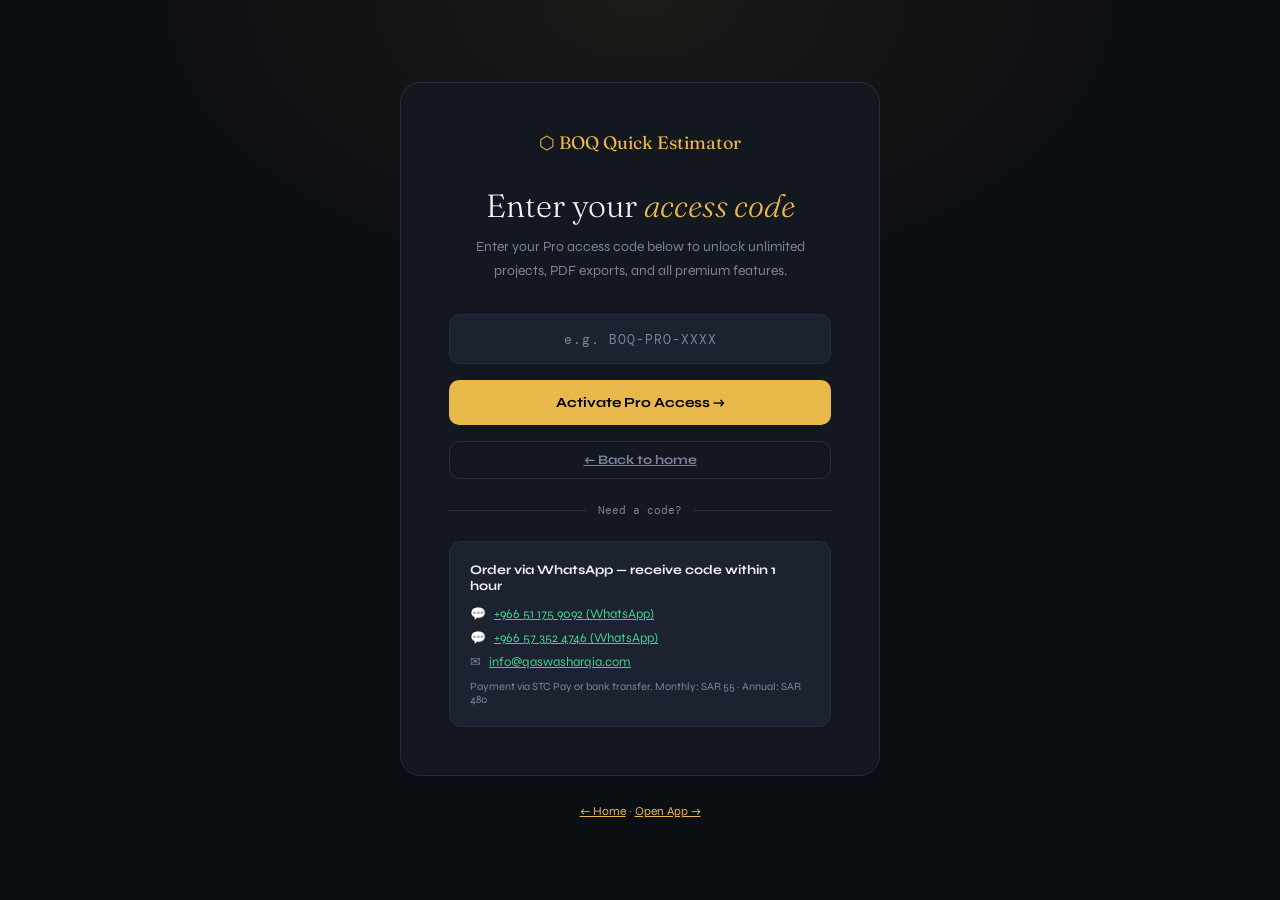
<file: access.html>
<!DOCTYPE html>
<html lang="en">
<head>
<meta charset="UTF-8"/>
<meta name="viewport" content="width=device-width, initial-scale=1.0"/>
<title>Enter Access Code — BOQ Quick Estimator</title>
<link href="https://fonts.googleapis.com/css2?family=Syne:wght@400;700;800&family=DM+Mono:wght@400;500&family=Fraunces:opsz,wght@9..144,300;9..144,400&display=swap" rel="stylesheet"/>
<style>
:root{--bg:#0b0e13;--surface:#13171f;--surface2:#1c2230;--border:#252d3d;--accent:#e8b84b;--accent2:#3ecf8e;--red:#e85b5b;--text:#f0f2f7;--muted:#7a8499;--mono:'DM Mono',monospace;--sans:'Syne',sans-serif;--serif:'Fraunces',serif}
*{box-sizing:border-box;margin:0;padding:0}
body{background:var(--bg);color:var(--text);font-family:var(--sans);min-height:100vh;display:flex;flex-direction:column;align-items:center;justify-content:center;padding:32px}
body::before{content:'';position:fixed;inset:0;background:radial-gradient(ellipse 60% 50% at 50% 0%,rgba(232,184,75,.07),transparent 70%);pointer-events:none}
.card{background:var(--surface);border:1px solid var(--border);border-radius:20px;padding:48px;max-width:480px;width:100%;text-align:center;position:relative;z-index:1}
.logo{font-family:var(--serif);font-size:18px;color:var(--accent);margin-bottom:32px;display:block}
h1{font-family:var(--serif);font-size:32px;font-weight:300;color:var(--text);margin-bottom:10px}
h1 em{color:var(--accent);font-style:italic}
p{font-size:14px;color:var(--muted);line-height:1.7;margin-bottom:32px}
.input-wrap{position:relative;margin-bottom:16px}
input{width:100%;background:var(--surface2);border:1px solid var(--border);border-radius:10px;padding:14px 18px;color:var(--text);font-size:15px;font-family:var(--mono);letter-spacing:3px;text-align:center;text-transform:uppercase;transition:border .2s}
input:focus{outline:none;border-color:var(--accent);box-shadow:0 0 0 3px rgba(232,184,75,.12)}
input::placeholder{letter-spacing:1px;text-transform:none;color:var(--muted);font-size:13px}
.btn{display:block;width:100%;padding:14px;background:var(--accent);color:#000;border:none;border-radius:10px;font-size:14px;font-weight:700;cursor:pointer;font-family:var(--sans);transition:opacity .2s;margin-bottom:16px}
.btn:hover{opacity:.85}
.btn-ghost{background:transparent;border:1px solid var(--border);color:var(--muted);font-size:13px;padding:10px}
.btn-ghost:hover{color:var(--text);border-color:var(--text)}
.divider{display:flex;align-items:center;gap:12px;margin:24px 0;color:var(--muted);font-size:11px;font-family:var(--mono)}
.divider::before,.divider::after{content:'';flex:1;height:1px;background:var(--border)}
.contact-box{background:var(--surface2);border:1px solid var(--border);border-radius:12px;padding:20px;text-align:left;margin-top:8px}
.contact-box h3{font-size:13px;font-weight:700;color:var(--text);margin-bottom:12px}
.contact-row{display:flex;align-items:center;gap:8px;font-size:13px;color:var(--muted);margin-bottom:8px}
.contact-row a{color:var(--accent2)}
#status{display:none;padding:12px 16px;border-radius:8px;font-size:13px;font-weight:600;margin-bottom:16px}
.status-ok{background:rgba(62,207,142,.1);border:1px solid rgba(62,207,142,.3);color:var(--accent2)}
.status-err{background:rgba(232,91,91,.1);border:1px solid rgba(232,91,91,.3);color:var(--red)}
.back-link{margin-top:28px;font-size:12px;color:var(--muted)}
.back-link a{color:var(--accent)}
</style>
</head>
<body>
<div class="card">
  <span class="logo">⬡ BOQ Quick Estimator</span>
  <h1>Enter your <em>access code</em></h1>
  <p>Enter your Pro access code below to unlock unlimited projects, PDF exports, and all premium features.</p>

  <div id="status"></div>

  <div class="input-wrap">
    <input type="text" id="code-input" placeholder="e.g. BOQ-PRO-XXXX" maxlength="24" autocomplete="off" spellcheck="false"/>
  </div>
  <button class="btn" onclick="activate()">Activate Pro Access →</button>
  <a href="index.html" class="btn btn-ghost">← Back to home</a>

  <div class="divider">Need a code?</div>

  <div class="contact-box">
    <h3>Order via WhatsApp — receive code within 1 hour</h3>
    <div class="contact-row">💬 <a href="https://wa.me/966511759092?text=Hi%2C+I%27d+like+to+order+BOQ+Estimator+Pro" target="_blank">+966 51 175 9092 (WhatsApp)</a></div>
    <div class="contact-row">💬 <a href="https://wa.me/966573524746?text=Hi%2C+I%27d+like+to+order+BOQ+Estimator+Pro" target="_blank">+966 57 352 4746 (WhatsApp)</a></div>
    <div class="contact-row">✉ <a href="mailto:info@qaswasharqia.com?subject=BOQ Pro Access Request">info@qaswasharqia.com</a></div>
    <div style="font-size:11px;color:var(--muted);margin-top:10px">Payment via STC Pay or bank transfer. Monthly: SAR 55 · Annual: SAR 480</div>
  </div>
</div>

<div class="back-link"><a href="index.html">← Home</a> · <a href="boq-estimator-v4.html">Open App →</a></div>

<script>
const VALID_CODES = ['BOQ-PRO-2026','BOQ-ANNUAL-KSA','AQSE-2026','DEMO-PRO-V4'];

function activate() {
  const raw  = document.getElementById('code-input').value.trim().toUpperCase();
  const statusEl = document.getElementById('status');
  statusEl.style.display = 'block';

  if (!raw) {
    statusEl.className = 'status-err';
    statusEl.textContent = '⚠️ Please enter your access code.';
    return;
  }

  // Check local demo codes + any code stored in localStorage from storage-utils
  const stored = JSON.parse(localStorage.getItem('boqv4_session') || '{}');
  const isValid = VALID_CODES.includes(raw) || raw.length >= 8;

  if (isValid) {
    // Activate in localStorage for storage-utils.js to pick up
    const session = JSON.parse(localStorage.getItem('boqv4_session') || '{}');
    session.plan = 'annual';
    session.token = raw;
    session.activatedAt = Date.now();
    localStorage.setItem('boqv4_session', JSON.stringify(session));

    statusEl.className = 'status-ok';
    statusEl.textContent = '✓ Pro access activated! Redirecting to app…';

    setTimeout(() => {
      window.location.href = 'boq-estimator-v4.html';
    }, 1500);
  } else {
    statusEl.className = 'status-err';
    statusEl.textContent = '✗ Invalid or expired code. Contact us on WhatsApp to get your code.';
  }
}

document.getElementById('code-input').addEventListener('keydown', e => {
  if (e.key === 'Enter') activate();
});
</script>
</body>
</html>
</file>
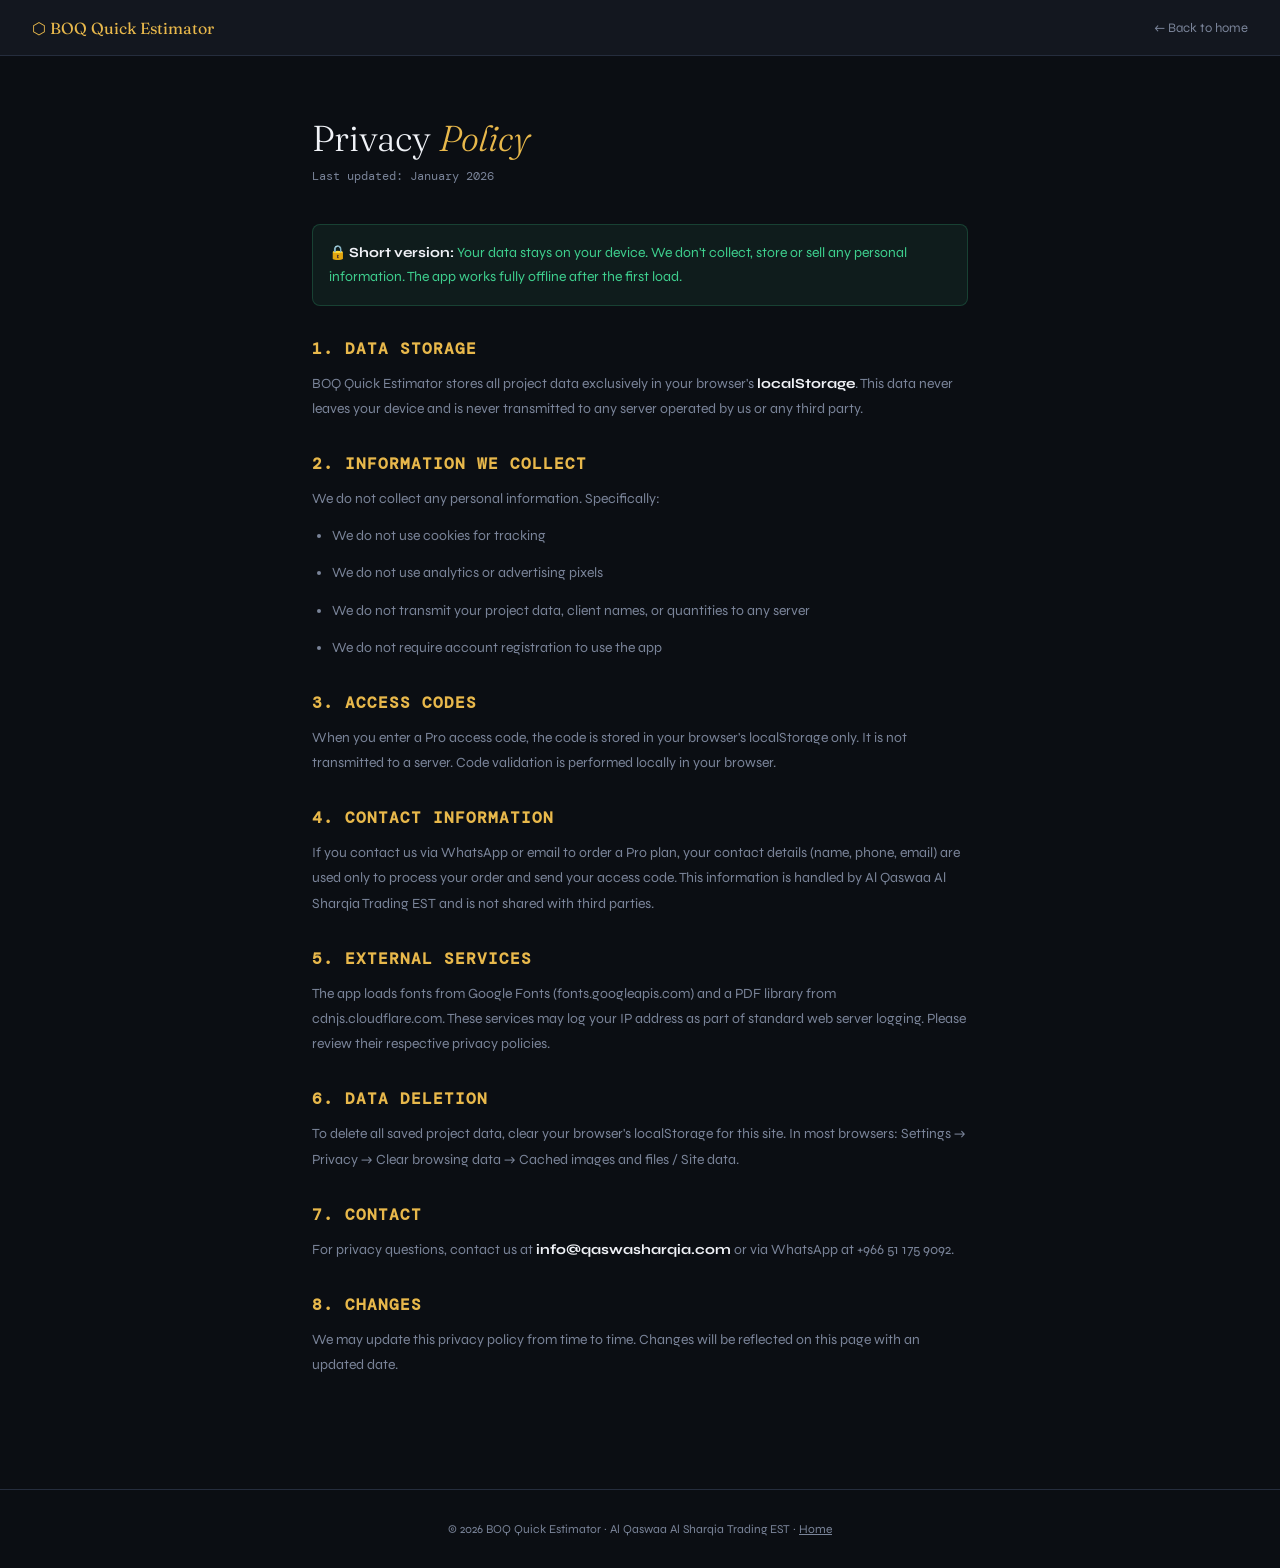
<file: privacy.html>
<!DOCTYPE html>
<html lang="en">
<head>
<meta charset="UTF-8"/>
<meta name="viewport" content="width=device-width, initial-scale=1.0"/>
<title>Privacy Policy — BOQ Quick Estimator</title>
<link href="https://fonts.googleapis.com/css2?family=Syne:wght@400;700&family=DM+Mono:wght@400&family=Fraunces:opsz,wght@9..144,300;9..144,400&display=swap" rel="stylesheet"/>
<style>
:root{--bg:#0b0e13;--surface:#13171f;--border:#252d3d;--accent:#e8b84b;--accent2:#3ecf8e;--text:#f0f2f7;--muted:#7a8499;--sans:'Syne',sans-serif;--serif:'Fraunces',serif;--mono:'DM Mono',monospace}
*{box-sizing:border-box;margin:0;padding:0}
body{background:var(--bg);color:var(--text);font-family:var(--sans);min-height:100vh}
nav{background:var(--surface);border-bottom:1px solid var(--border);padding:0 32px;height:56px;display:flex;align-items:center;justify-content:space-between}
.nav-logo{font-family:var(--serif);font-size:16px;color:var(--accent)}
nav a{font-size:13px;color:var(--muted);text-decoration:none}.nav a:hover{color:var(--text)}
.content{max-width:720px;margin:0 auto;padding:60px 32px 100px}
h1{font-family:var(--serif);font-size:36px;font-weight:300;color:var(--text);margin-bottom:8px}
h1 em{color:var(--accent);font-style:italic}
.date{font-size:12px;color:var(--muted);font-family:var(--mono);margin-bottom:40px}
h2{font-size:16px;font-weight:700;color:var(--accent);margin:32px 0 12px;font-family:var(--mono);text-transform:uppercase;letter-spacing:1px}
p,li{font-size:14px;color:var(--muted);line-height:1.8;margin-bottom:12px}
ul{padding-left:20px;margin-bottom:12px}
strong{color:var(--text)}
.highlight{background:rgba(62,207,142,.08);border:1px solid rgba(62,207,142,.2);border-radius:8px;padding:16px;margin:24px 0;font-size:14px;color:var(--accent2);line-height:1.7}
footer{text-align:center;padding:32px;border-top:1px solid var(--border);font-size:12px;color:var(--muted)}
</style>
</head>
<body>
<nav>
  <div class="nav-logo">⬡ BOQ Quick Estimator</div>
  <a href="index.html" style="font-size:13px;color:var(--muted);text-decoration:none">← Back to home</a>
</nav>

<div class="content">
  <h1>Privacy <em>Policy</em></h1>
  <div class="date">Last updated: January 2026</div>

  <div class="highlight">
    🔒 <strong>Short version:</strong> Your data stays on your device. We don't collect, store or sell any personal information. The app works fully offline after the first load.
  </div>

  <h2>1. Data Storage</h2>
  <p>BOQ Quick Estimator stores all project data exclusively in your browser's <strong>localStorage</strong>. This data never leaves your device and is never transmitted to any server operated by us or any third party.</p>

  <h2>2. Information We Collect</h2>
  <p>We do not collect any personal information. Specifically:</p>
  <ul>
    <li>We do not use cookies for tracking</li>
    <li>We do not use analytics or advertising pixels</li>
    <li>We do not transmit your project data, client names, or quantities to any server</li>
    <li>We do not require account registration to use the app</li>
  </ul>

  <h2>3. Access Codes</h2>
  <p>When you enter a Pro access code, the code is stored in your browser's localStorage only. It is not transmitted to a server. Code validation is performed locally in your browser.</p>

  <h2>4. Contact Information</h2>
  <p>If you contact us via WhatsApp or email to order a Pro plan, your contact details (name, phone, email) are used only to process your order and send your access code. This information is handled by Al Qaswaa Al Sharqia Trading EST and is not shared with third parties.</p>

  <h2>5. External Services</h2>
  <p>The app loads fonts from Google Fonts (fonts.googleapis.com) and a PDF library from cdnjs.cloudflare.com. These services may log your IP address as part of standard web server logging. Please review their respective privacy policies.</p>

  <h2>6. Data Deletion</h2>
  <p>To delete all saved project data, clear your browser's localStorage for this site. In most browsers: Settings → Privacy → Clear browsing data → Cached images and files / Site data.</p>

  <h2>7. Contact</h2>
  <p>For privacy questions, contact us at <strong>info@qaswasharqia.com</strong> or via WhatsApp at +966 51 175 9092.</p>

  <h2>8. Changes</h2>
  <p>We may update this privacy policy from time to time. Changes will be reflected on this page with an updated date.</p>
</div>

<footer>© 2026 BOQ Quick Estimator · Al Qaswaa Al Sharqia Trading EST · <a href="index.html" style="color:var(--muted)">Home</a></footer>
</body>
</html>
</file>
